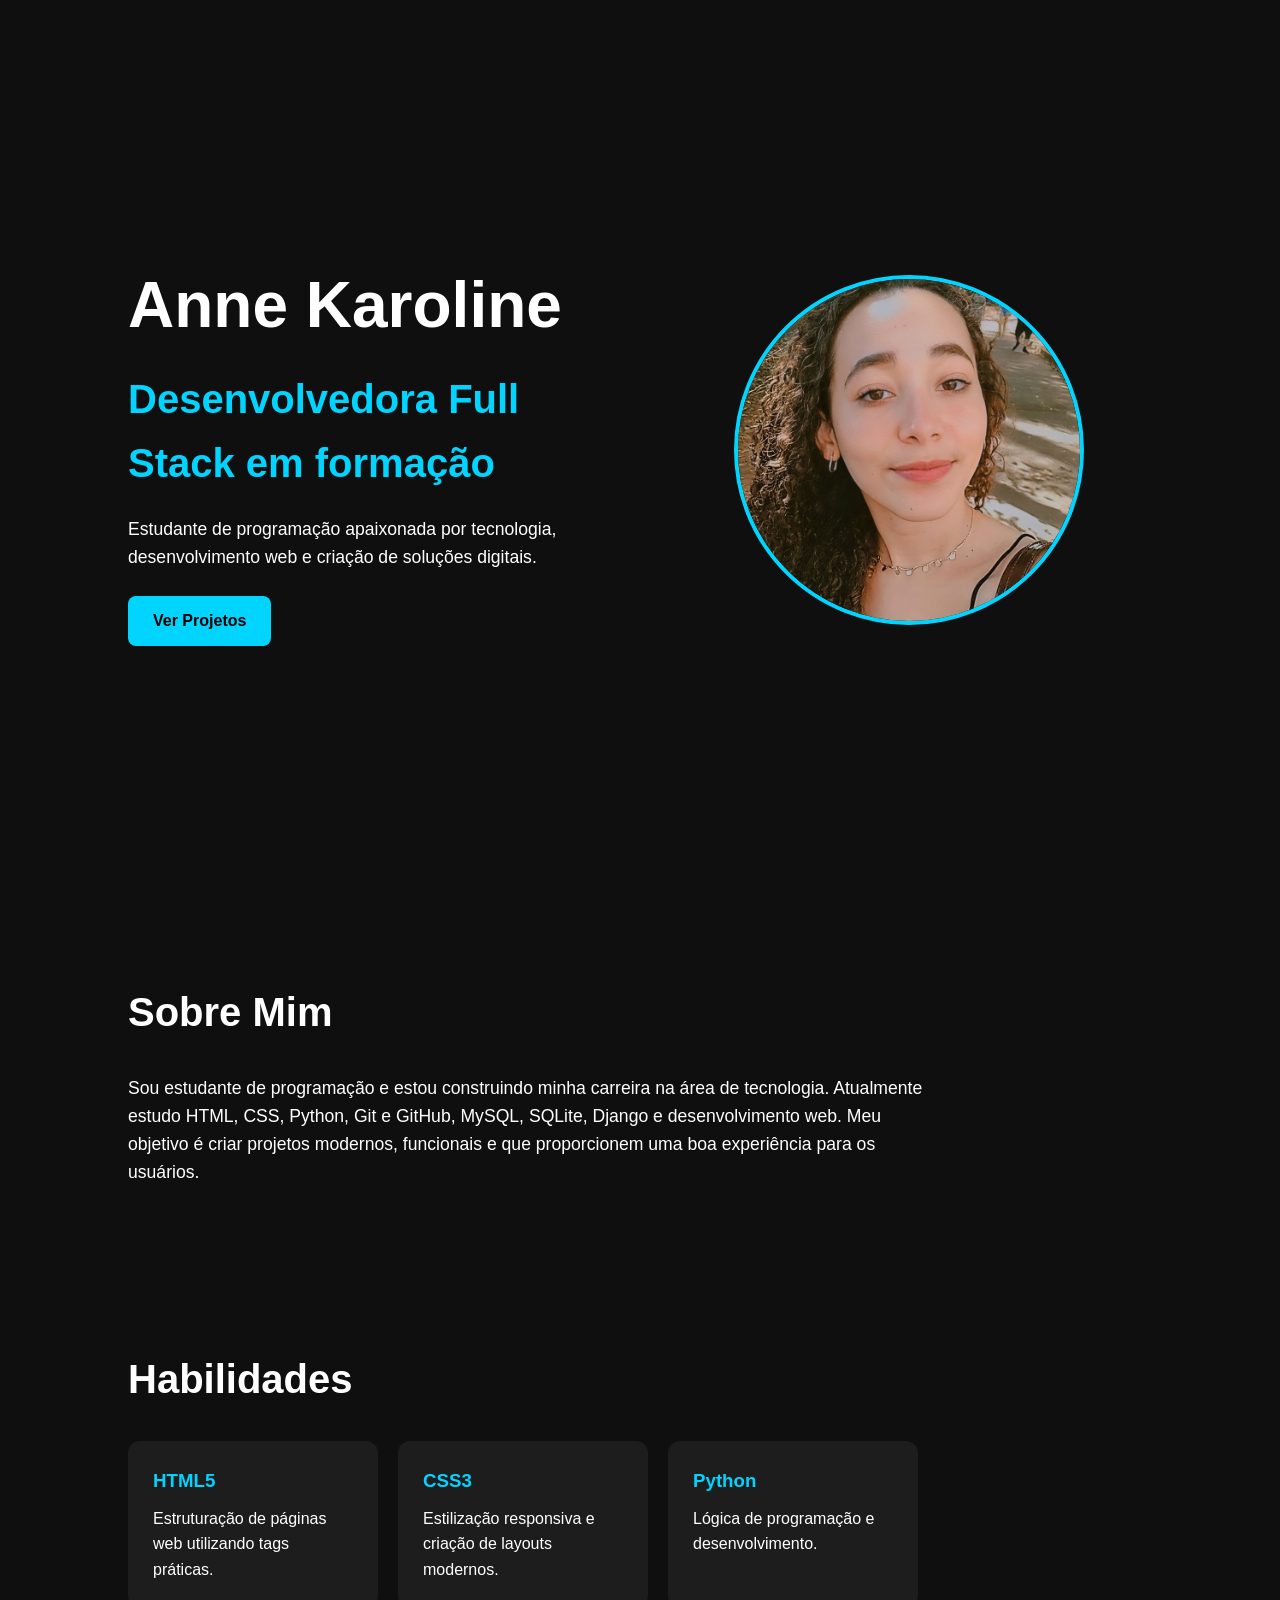
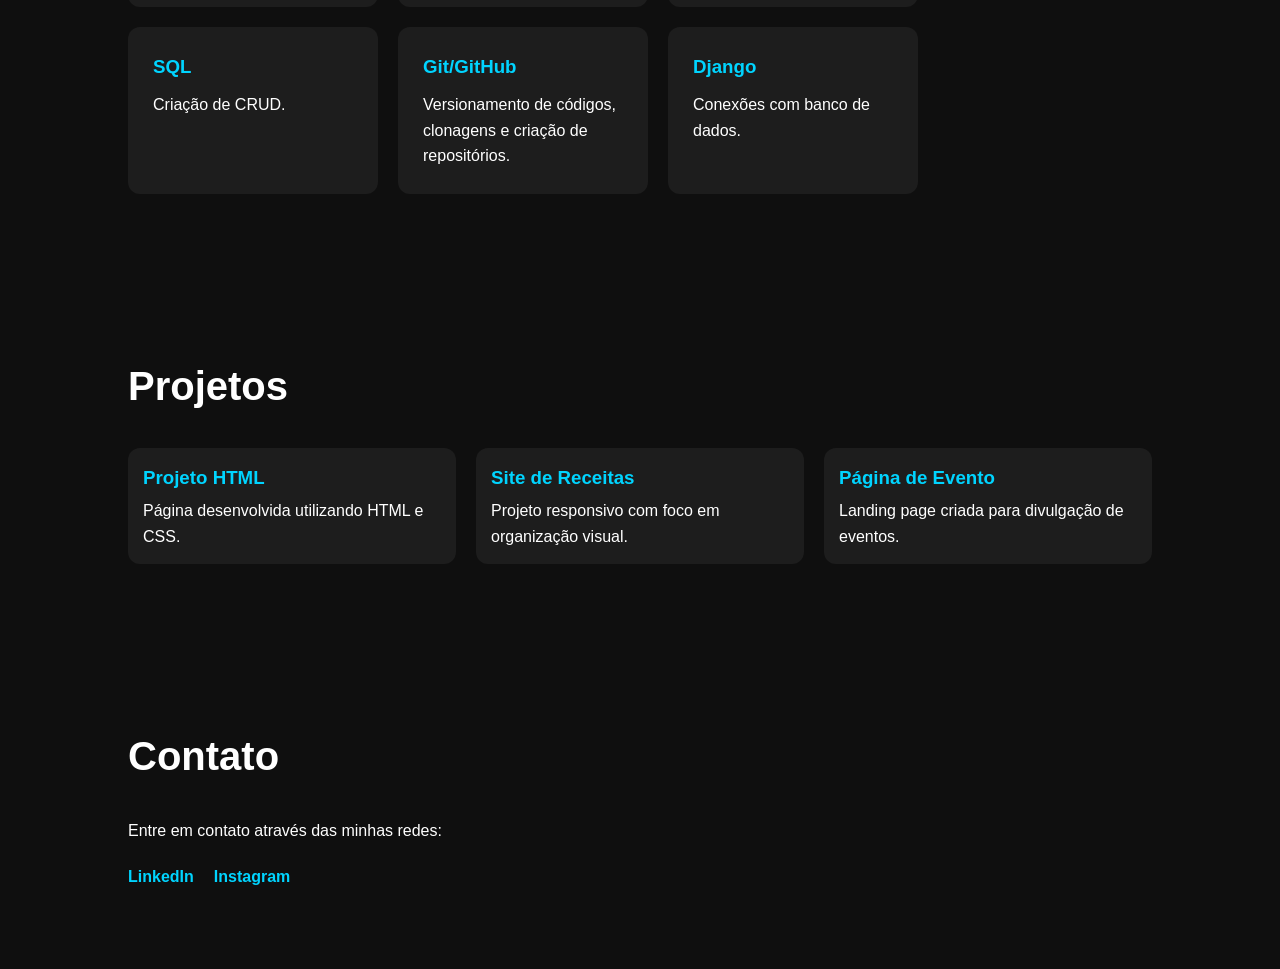
<file: Land page pessoal/index.html>
<!DOCTYPE html>
<html lang="pt-BR">

<head>
  <meta charset="UTF-8">
  <meta name="viewport" content="width=device-width, initial-scale=1.0">
  <title>Anne Karoline | Landing Page</title>
  <link rel="stylesheet" href="style.css">
</head>

<body>
  <header class="cabecalho">
    <div class="texto">
      <h1>Anne Karoline</h1>
      <h2>Desenvolvedora Full Stack em formação</h2>
      <p>
        Estudante de programação apaixonada por tecnologia,
        desenvolvimento web e criação de soluções digitais.
      </p>
      <a href="#projetos" class="botao">
        Ver Projetos
      </a>
    </div>
    <div class="foto">
      <img src="/Land page pessoal/imagem/minha foto.jpeg" alt="Anne Karoline">
    </div>
  </header>
  <section id="sobre">
    <h2>Sobre Mim</h2>
    <p>
      Sou estudante de programação e estou construindo minha carreira
      na área de tecnologia. Atualmente estudo HTML, CSS, Python, Git e GitHub, MySQL, SQLite, Django e desenvolvimento web. Meu objetivo é criar
      projetos modernos, funcionais e que proporcionem uma boa
      experiência para os usuários.
    </p>
  </section>
  <section id="habilidades">
    <h2>Habilidades</h2>
    <div class="cards">
      <div class="card">
        <h3>HTML5</h3>
        <p>
          Estruturação de páginas web utilizando tags práticas.
        </p>
      </div>
      <div class="card">
        <h3>CSS3</h3>
        <p>
          Estilização responsiva e criação de layouts modernos.
        </p>
      </div>
      <div class="card">
        <h3>Python</h3>
        <p>
          Lógica de programação e desenvolvimento.
        </p>
      </div>
      <div class="card">
        <h3>SQL</h3>
        <p>
          Criação de CRUD.
        </p>
      </div>
      <div class="card">
        <h3>Git/GitHub</h3>
        <p>
          Versionamento de códigos, clonagens e criação de repositórios.
        </p>
      </div>
      <div class="card">
        <h3>Django</h3>
        <p>
          Conexões com banco de dados.
        </p>
      </div>
    </div>
  </section>
  <section id="projetos">
    <h2>Projetos</h2>
    <div class="projetos-grid">
      <a href="/Land page pessoal/Projeto HTML.html"  class="projeto">
        <h3>Projeto HTML</h3>
        <p>
          Página desenvolvida utilizando HTML e CSS.
        </p>
      </a>
      <a href="/Land page pessoal/Site de Receitas.html" class="projeto">
        <h3>Site de Receitas</h3>
        <p>
          Projeto responsivo com foco em organização visual.
        </p>
      </a>
      <a href="/Land page pessoal/paginadeeventos.html" target="_blank" class="projeto">
        <h3>Página de Evento</h3>
        <p>
          Landing page criada para divulgação de eventos.
        </p>
      </a>
    </div>
  </section>
  <section id="contato">
    <h2>Contato</h2>
    <p>
      Entre em contato através das minhas redes:
    </p>
    <div class="redes">
      <a href="https://www.linkedin.com/in/anne-karoline-silva-oliveira-94b336380/" target="_blank"> <!-- 'target = "_blank"' é para abrir um link em um navegador externo, para não sair da aba atual. Sem ele a página atual é substituída pela página do link. -->
        LinkedIn
      </a>
      <a href="https://www.instagram.com/anne_devv/" target="_blank">
        Instagram
      </a>
    </div>
  </section>
</body>

</html>
</file>
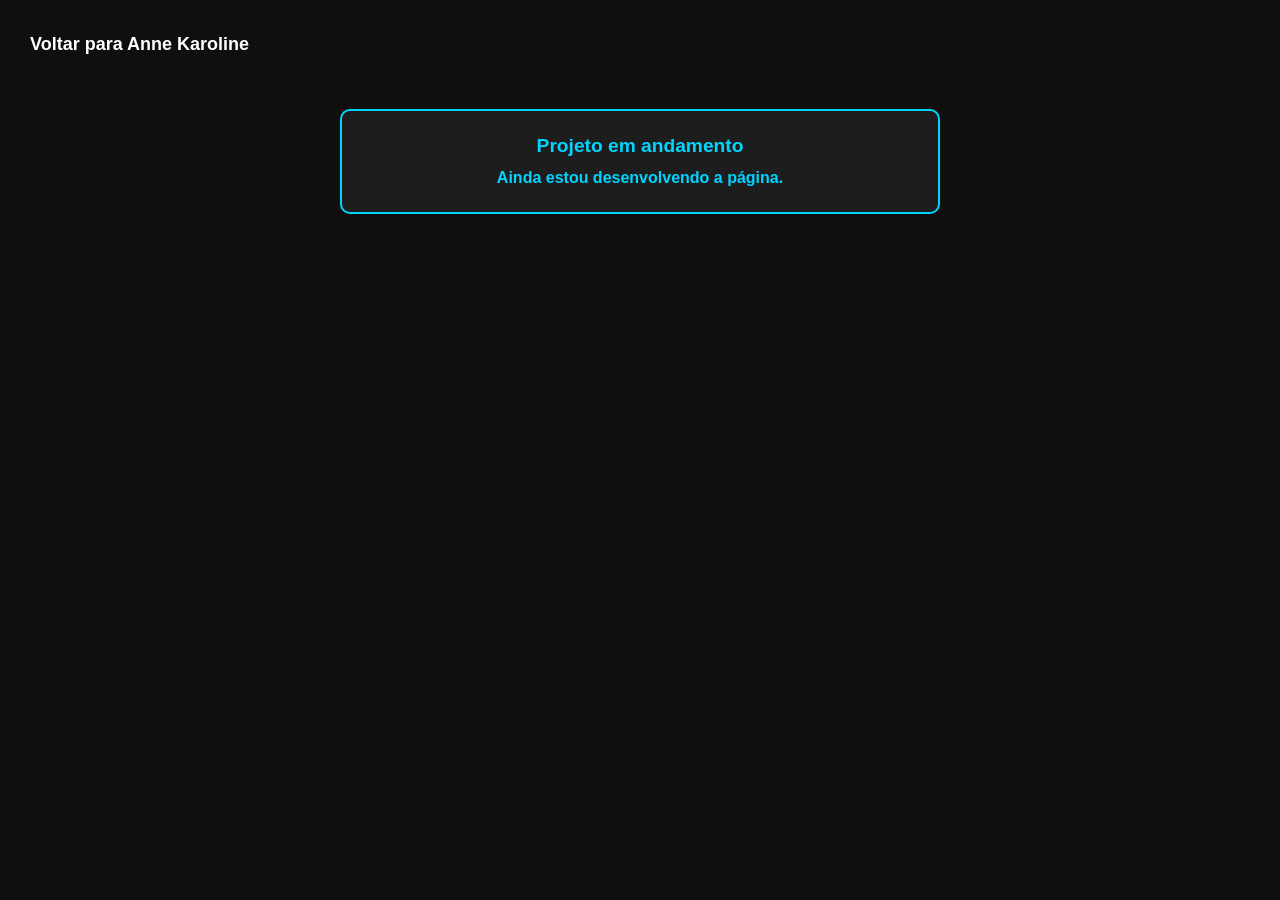
<file: Land page pessoal/paginadeeventos.html>
<!DOCTYPE html>
<html lang="pt-BR">

<head>
  <meta charset="UTF-8">
  <meta name="viewport" content="width=device-width, initial-scale=1.0">
  <title>Página de Evento</title>
  <link rel="stylesheet" href="style.css">
</head>

<body>
  <div class="voltar"><a href="/Land page pessoal/index.html">Voltar para Anne Karoline</a>
  </div>
  <p class="desenv">Projeto em andamento<br><small>Ainda estou desenvolvendo a página.</small></p>
</body>

</html>
</file>
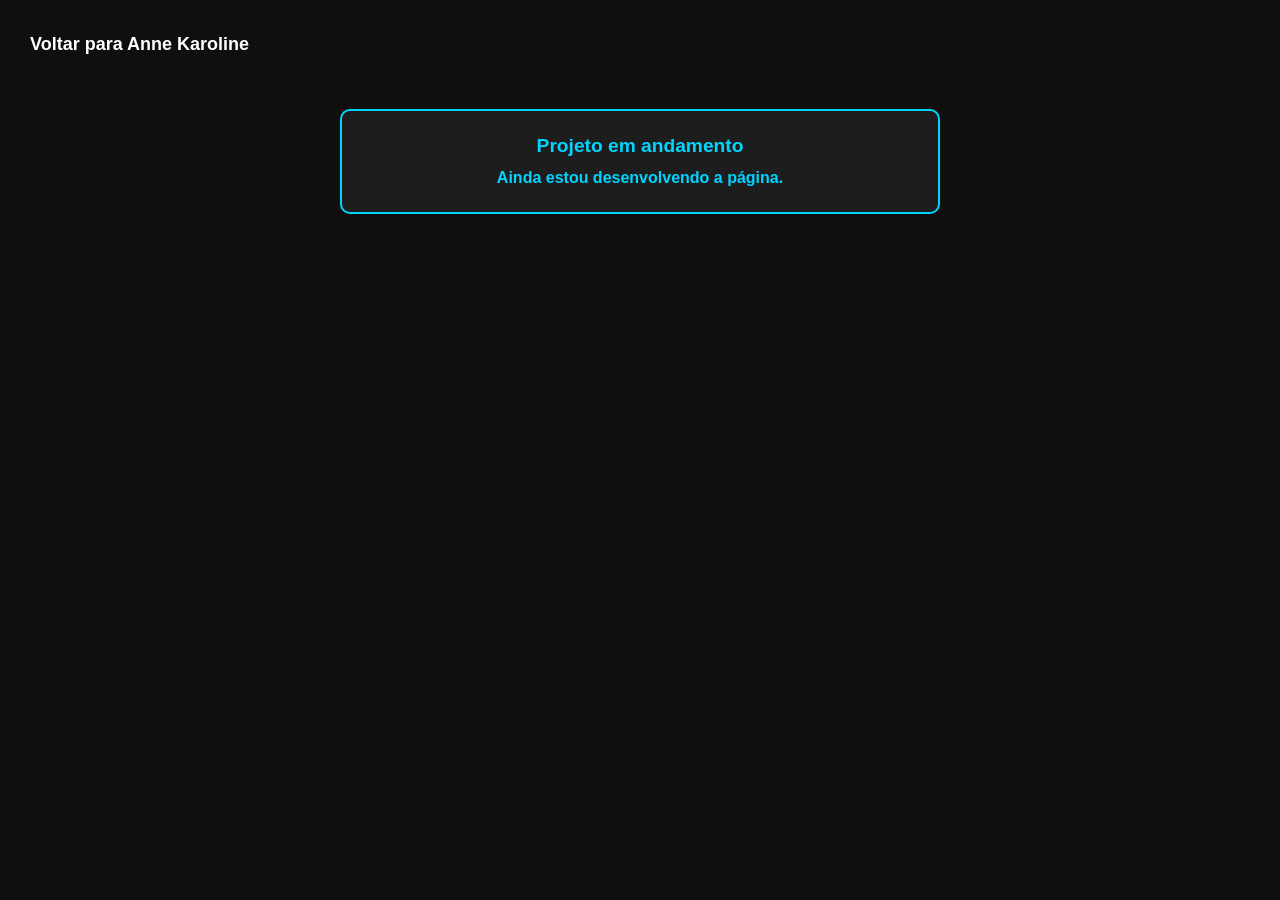
<file: Land page pessoal/Projeto HTML.html>
<!DOCTYPE html>
<html lang="pt-BR">

<head>
  <meta charset="UTF-8">
  <meta name="viewport" content="width=device-width, initial-scale=1.0">
  <title>Projeto HTML</title>
  <link rel="stylesheet" href="style.css">
</head>

<body>
  <div class="voltar"><a href="/Land page pessoal/index.html">Voltar para Anne Karoline</a>
  </div>
  <p class="desenv">Projeto em andamento<br><small>Ainda estou desenvolvendo a página.</small></p>
</body>

</html>
</file>
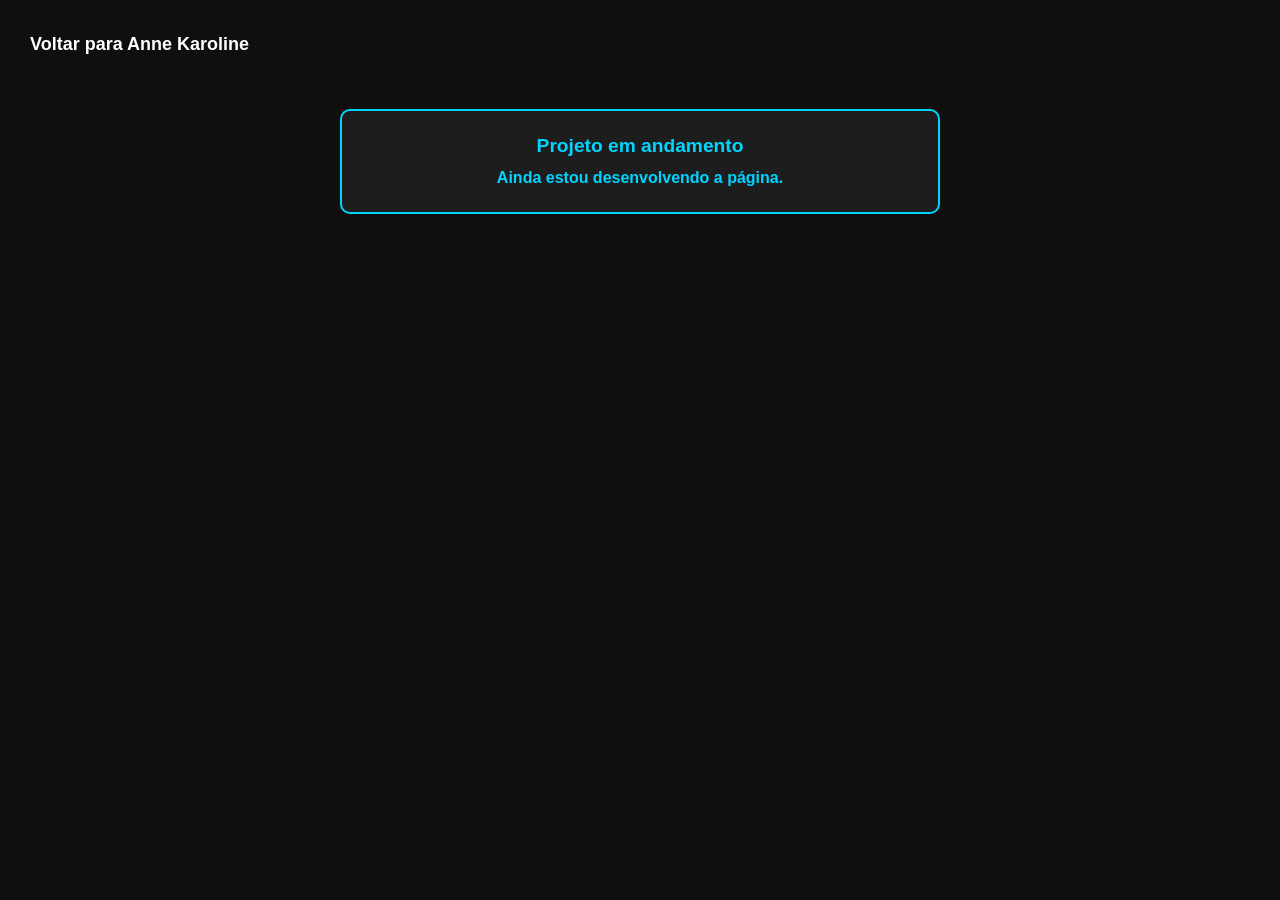
<file: Land page pessoal/Site de Receitas.html>
<!DOCTYPE html>
<html lang="pt-BR">

<head>
  <meta charset="UTF-8">
  <meta name="viewport" content="width=device-width, initial-scale=1.0">
  <title>Site de Receitas</title>
  <link rel="stylesheet" href="style.css">
</head>

<body>
  <div class="voltar"><a href="/Land page pessoal/index.html">Voltar para Anne Karoline</a>
  </div>
  <p class="desenv">Projeto em andamento<br><small>Ainda estou desenvolvendo a página.</small></p>
</body>

</html>
</file>
<file: Land page pessoal/style.css>
* {
  margin: 0;
  padding: 0;
  box-sizing: border-box;
}

body {
  font-family: Arial, sans-serif;
  background: #0f0f0f;
  color: white;
  line-height: 1.6;
}

section {
  padding: 80px 10%;
}

h2 {
  font-size: 2.5rem;
  margin-bottom: 30px;
}

.cabecalho {
  min-height: 100vh;
  display: flex;
  justify-content: space-between;
  align-items: center;
  padding: 0 10%;
  gap: 50px;
}

.cabecalho .texto {
  flex: 1;
}

.cabecalho h1 {
  font-size: 4rem;
  margin-bottom: 10px;
}

.cabecalho h2 {
  color: #00d4ff;
  margin-bottom: 20px;
}

.cabecalho p {
  font-size: 1.1rem;
  max-width: 600px;
}

.cabecalho .foto {
  flex: 1;
  display: flex;
  justify-content: center;
}

.cabecalho img {
  width: 350px;
  height: 350px;
  object-fit: cover;
  border-radius: 50%;
  border: 4px solid #00d4ff;
}

.botao {
  display: inline-block;
  margin-top: 25px;
  background: #00d4ff;
  color: black;
  padding: 12px 25px;
  border-radius: 8px;
  text-decoration: none;
  font-weight: bold;
  transition: 0.3s;
}

.botao:hover {
  transform: translateY(-3px);
}

#sobre p {
  max-width: 800px;
  font-size: 1.1rem;
}

.cards {
  display: flex;
  flex-wrap: wrap;
  gap: 20px;
}

.card {
  background: #1d1d1d;
  padding: 25px;
  border-radius: 12px;
  width: 250px;
  transition: 0.3s;
}

.card:hover {
  transform: translateY(-5px);
}

.card h3 {
  color: #00d4ff;
  margin-bottom: 10px;
}

.projetos-grid {
  display: grid;
  grid-template-columns: repeat(auto-fit, minmax(300px, 1fr));
  gap: 20px;
}

.projeto {
  text-decoration: none;
  color: white;
  background: #1d1d1d;
  border-radius: 12px;
  overflow: hidden;
  transition: 0.3s;
}

.projeto:hover {
  transform: translateY(-5px);
}

.projeto img {
  width: 100%;
  height: 200px;
  object-fit: cover;
}

.projeto h3 {
  padding: 15px 15px 5px;
  color: #00d4ff;
}

.projeto p {
  padding: 0 15px 15px;
}

#contato p {
  margin-bottom: 20px;
}

.redes {
  display: flex;
  gap: 20px;
  flex-wrap: wrap;
}

.redes a {
  text-decoration: none;
  color: #00d4ff;
  font-weight: bold;
  transition: 0.3s;
}

.redes a:hover {
  color: white;
}

@media (max-width: 768px) {
  .cabecalho {
    flex-direction: column-reverse;
    text-align: center;
    padding-top: 50px;
  }

  .cabecalho h1 {
    font-size: 3rem;
  }

  .cabecalho img {
    width: 250px;
    height: 250px;
  }

  .cards {
    justify-content: center;
  }

  .redes {
    justify-content: center;
  }
}

.voltar {
  margin: 30px;
}

.voltar a {
  color: white;
  text-decoration: none;
  font-size: 18px;
  font-weight: bold;
  transition: 0.3s;
}

.voltar a:hover {
  color: #00d4ff;
}

.desenv {
  background-color: #1d1d1d;
  color: #00d4ff;
  text-align: center;
  padding: 20px;
  margin: 50px auto;
  max-width: 600px;
  border-radius: 10px;
  font-size: 1.2rem;
  font-weight: bold;
  border: 2px solid #00d4ff;
  transition: all 0.3s ease;
}

.desenv:hover {
  transform: translateY(-8px);
  box-shadow: 0 0 20px rgba(0, 212, 255, 0.5);
}
</file>
